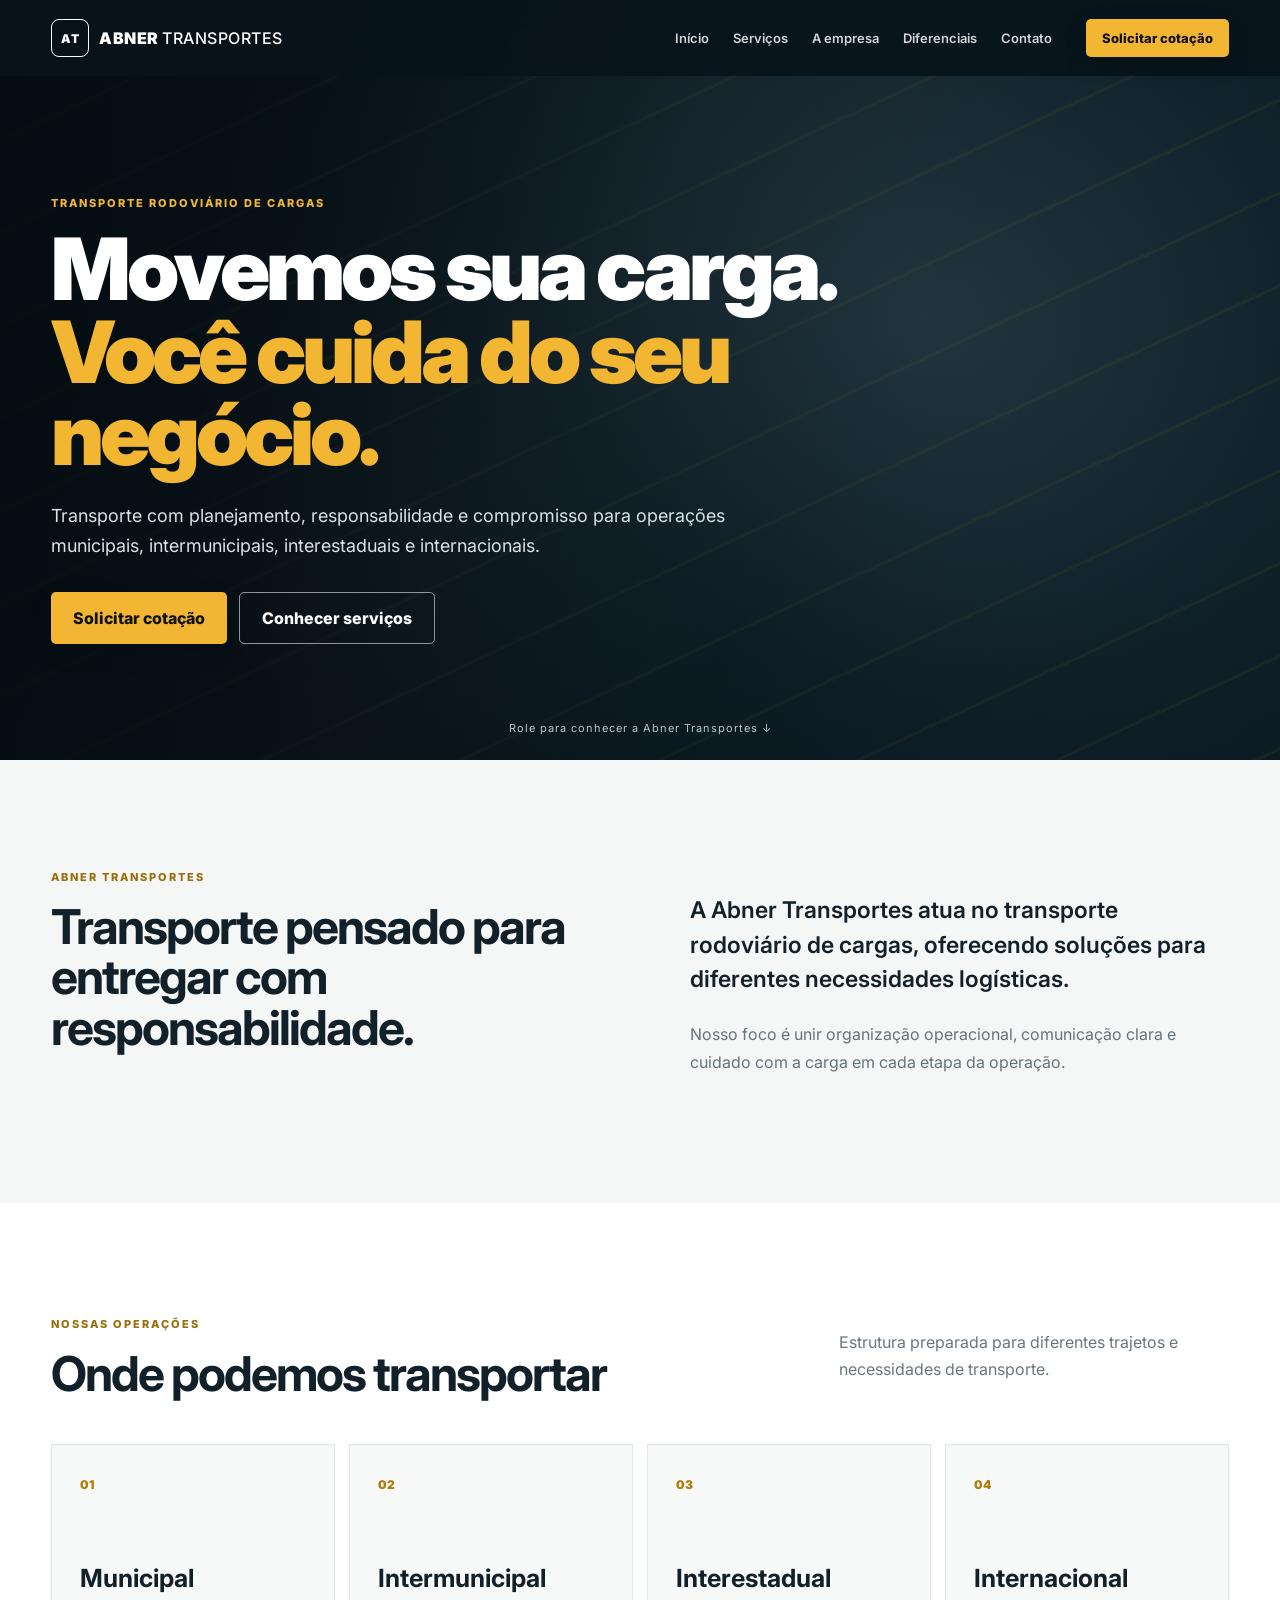
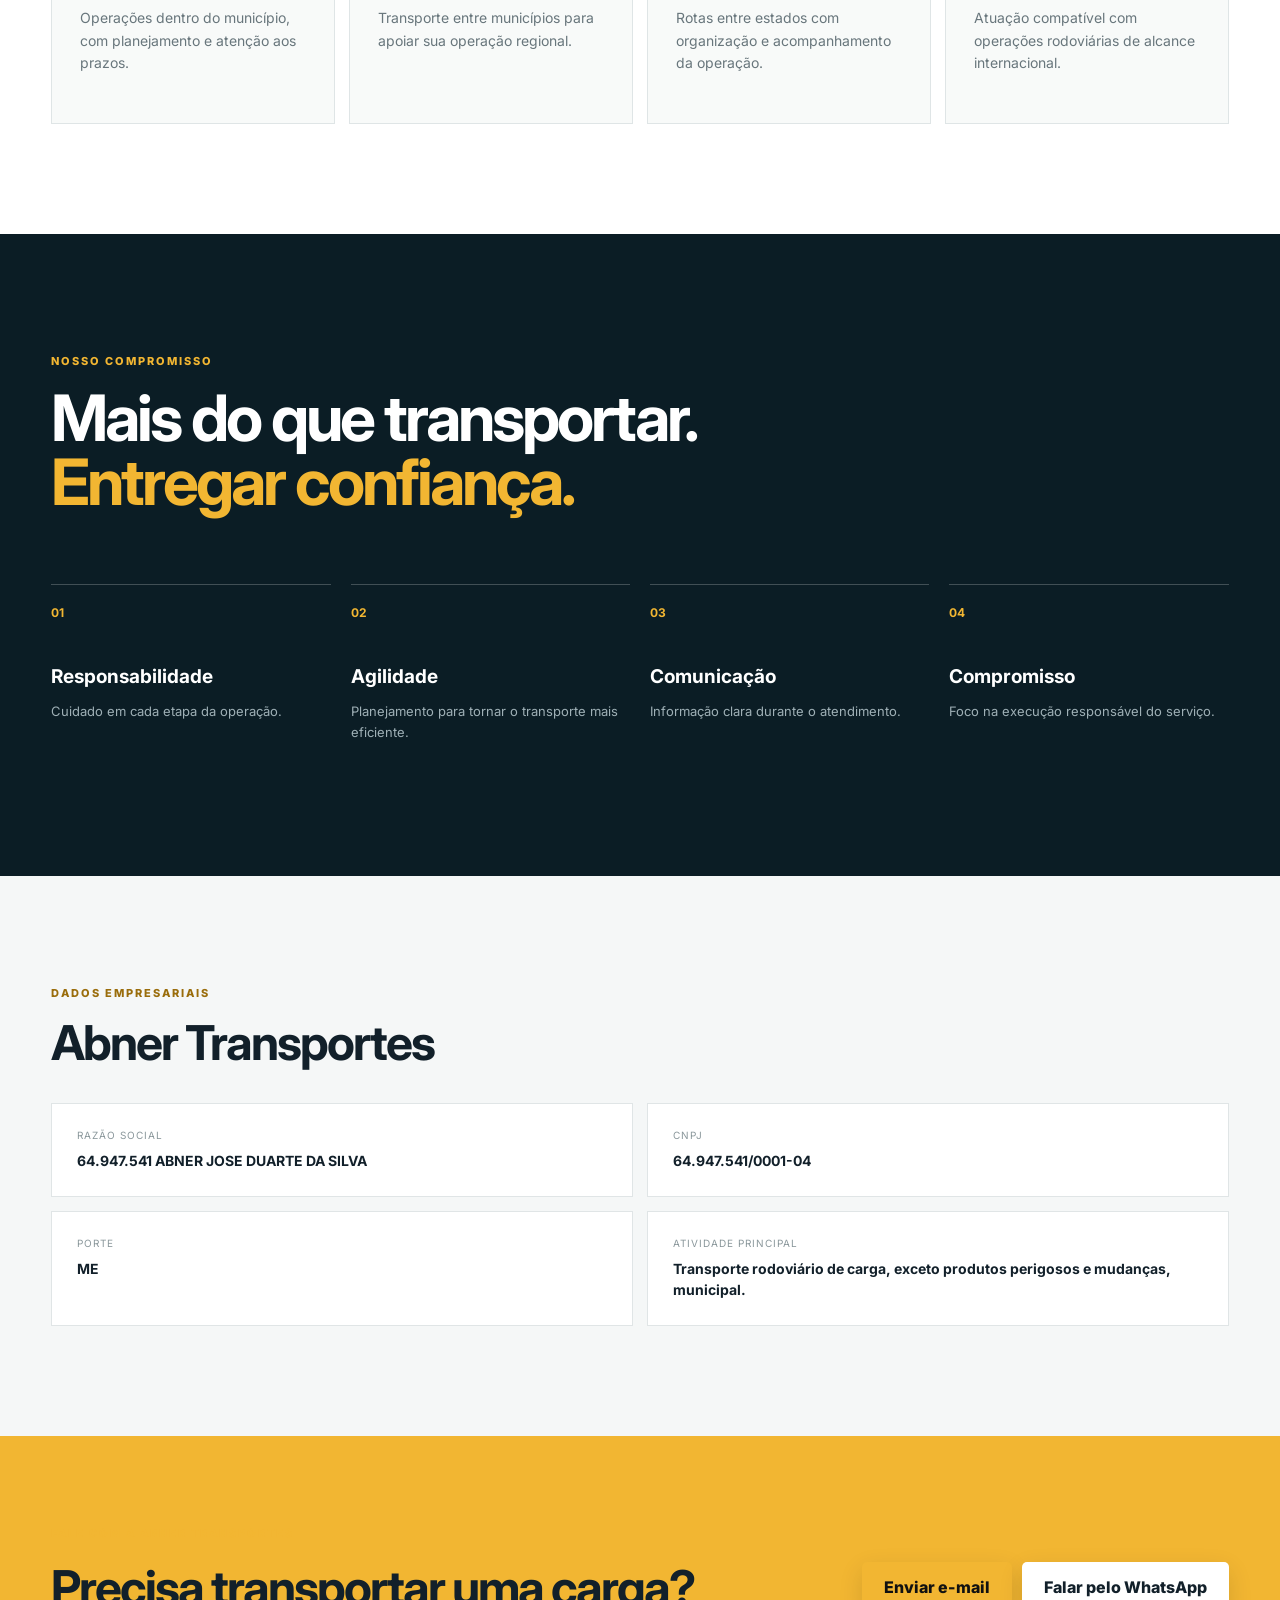
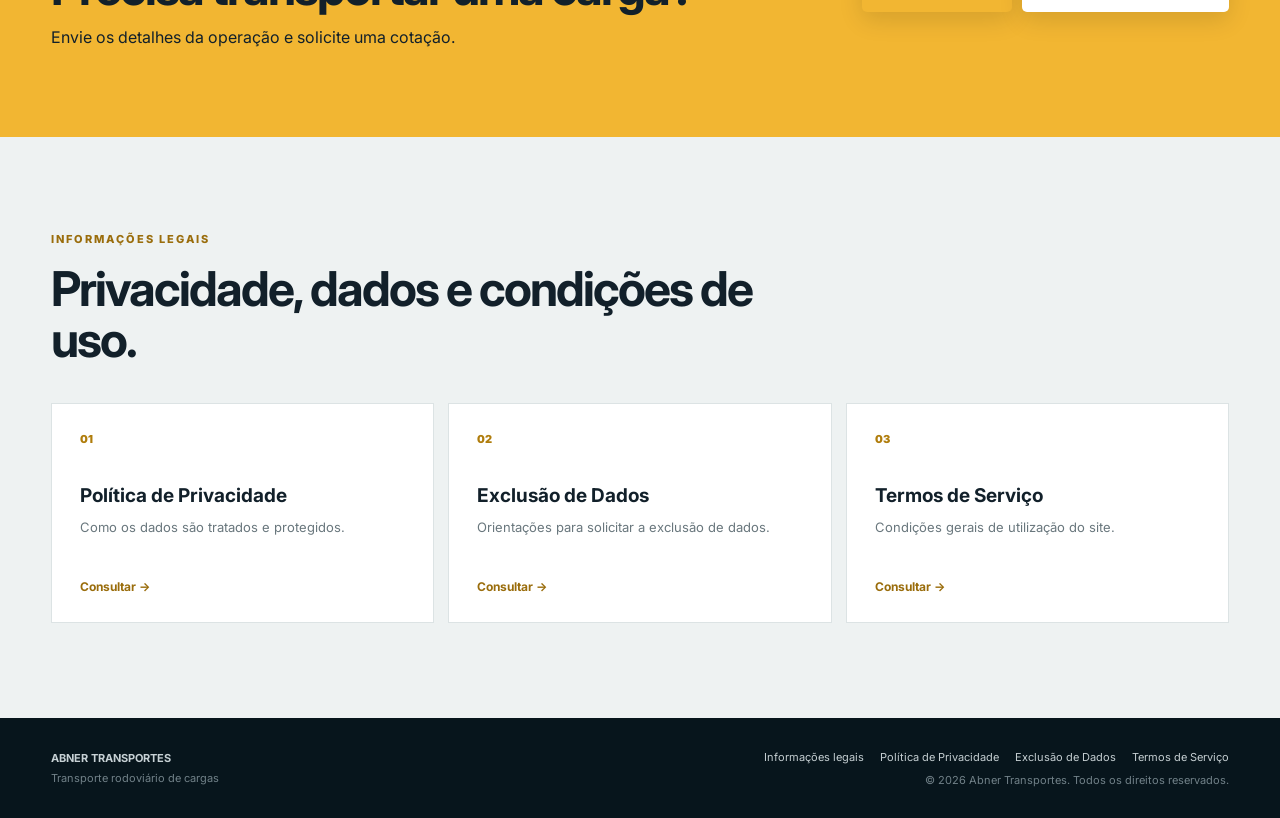
<file: index.html>
<!doctype html>
<html lang="pt-BR">
<head>
<meta charset="utf-8">
<meta name="viewport" content="width=device-width, initial-scale=1">
<meta name="description" content="Abner Transportes — transporte rodoviário de cargas municipal, intermunicipal, interestadual e internacional.">
<title>Abner Transportes | Transporte de Cargas</title>
<link rel="stylesheet" href="style.css">
</head>
<body>
<header class="topbar">
  <div class="container nav">
    <a class="brand" href="#inicio"><span class="brand-mark">AT</span><span>ABNER <b>TRANSPORTES</b></span></a>
    <nav>
      <a href="#inicio">Início</a>
      <a href="#servicos">Serviços</a>
      <a href="#empresa">A empresa</a>
      <a href="#diferenciais">Diferenciais</a>
      <a href="#contato">Contato</a>
    </nav>
    <a class="btn btn-small" href="#contato">Solicitar cotação</a>
  </div>
</header>

<main>
<section class="hero" id="inicio">
  <div class="hero-overlay"></div>
  <div class="container hero-content">
    <div class="eyebrow">TRANSPORTE RODOVIÁRIO DE CARGAS</div>
    <h1>Movemos sua carga.<br><span>Você cuida do seu negócio.</span></h1>
    <p>Transporte com planejamento, responsabilidade e compromisso para operações municipais, intermunicipais, interestaduais e internacionais.</p>
    <div class="actions">
      <a class="btn" href="#contato">Solicitar cotação</a>
      <a class="btn btn-ghost" href="#servicos">Conhecer serviços</a>
    </div>
  </div>
  <div class="scroll-note">Role para conhecer a Abner Transportes ↓</div>
</section>

<section class="intro" id="empresa">
  <div class="container two-col">
    <div>
      <div class="eyebrow dark">ABNER TRANSPORTES</div>
      <h2>Transporte pensado para entregar com responsabilidade.</h2>
    </div>
    <div>
      <p class="lead">A Abner Transportes atua no transporte rodoviário de cargas, oferecendo soluções para diferentes necessidades logísticas.</p>
      <p>Nosso foco é unir organização operacional, comunicação clara e cuidado com a carga em cada etapa da operação.</p>
    </div>
  </div>
</section>

<section class="services" id="servicos">
  <div class="container">
    <div class="section-head">
      <div>
        <div class="eyebrow dark">NOSSAS OPERAÇÕES</div>
        <h2>Onde podemos transportar</h2>
      </div>
      <p>Estrutura preparada para diferentes trajetos e necessidades de transporte.</p>
    </div>
    <div class="cards">
      <article><span>01</span><h3>Municipal</h3><p>Operações dentro do município, com planejamento e atenção aos prazos.</p></article>
      <article><span>02</span><h3>Intermunicipal</h3><p>Transporte entre municípios para apoiar sua operação regional.</p></article>
      <article><span>03</span><h3>Interestadual</h3><p>Rotas entre estados com organização e acompanhamento da operação.</p></article>
      <article><span>04</span><h3>Internacional</h3><p>Atuação compatível com operações rodoviárias de alcance internacional.</p></article>
    </div>
  </div>
</section>

<section class="dark-section" id="diferenciais">
  <div class="container">
    <div class="eyebrow">NOSSO COMPROMISSO</div>
    <h2>Mais do que transportar.<br><span>Entregar confiança.</span></h2>
    <div class="stats">
      <div><strong>01</strong><b>Responsabilidade</b><p>Cuidado em cada etapa da operação.</p></div>
      <div><strong>02</strong><b>Agilidade</b><p>Planejamento para tornar o transporte mais eficiente.</p></div>
      <div><strong>03</strong><b>Comunicação</b><p>Informação clara durante o atendimento.</p></div>
      <div><strong>04</strong><b>Compromisso</b><p>Foco na execução responsável do serviço.</p></div>
    </div>
  </div>
</section>

<section class="company-data">
  <div class="container">
    <div class="eyebrow dark">DADOS EMPRESARIAIS</div>
    <h2>Abner Transportes</h2>
    <div class="data-grid">
      <div><small>Razão social</small><b>64.947.541 ABNER JOSE DUARTE DA SILVA</b></div>
      <div><small>CNPJ</small><b>64.947.541/0001-04</b></div>
      <div><small>Porte</small><b>ME</b></div>
      <div><small>Atividade principal</small><b>Transporte rodoviário de carga, exceto produtos perigosos e mudanças, municipal.</b></div>
    </div>
  </div>
</section>

<section class="contact" id="contato">
  <div class="container contact-box">
    <div>
      <div class="eyebrow">FALE COM A ABNER TRANSPORTES</div>
      <h2>Precisa transportar uma carga?</h2>
      <p>Envie os detalhes da operação e solicite uma cotação.</p>
    </div>
    <div class="contact-actions">
      <a class="btn" href="mailto:SEUEMAIL@EXEMPLO.COM">Enviar e-mail</a>
      <a class="btn btn-light" href="https://wa.me/55SEUNUMERO" target="_blank" rel="noopener">Falar pelo WhatsApp</a>
    </div>
  </div>
</section>

<section class="legal-section" id="informacoes-legais">
  <div class="container">
    <div class="eyebrow dark">INFORMAÇÕES LEGAIS</div>
    <h2>Privacidade, dados e condições de uso.</h2>
    <div class="legal-grid">
      <a class="legal-card" href="politica-de-privacidade.html">
        <span>01</span>
        <strong>Política de Privacidade</strong>
        <small>Como os dados são tratados e protegidos.</small>
        <b>Consultar →</b>
      </a>
      <a class="legal-card" href="exclusao-de-dados.html">
        <span>02</span>
        <strong>Exclusão de Dados</strong>
        <small>Orientações para solicitar a exclusão de dados.</small>
        <b>Consultar →</b>
      </a>
      <a class="legal-card" href="termos-de-servico.html">
        <span>03</span>
        <strong>Termos de Serviço</strong>
        <small>Condições gerais de utilização do site.</small>
        <b>Consultar →</b>
      </a>
    </div>
  </div>
</section>
</main>

<footer>
  <div class="container footer">
    <div><strong>ABNER TRANSPORTES</strong><span>Transporte rodoviário de cargas</span></div>
    <div class="footer-right">
      <nav class="legal-links" aria-label="Informações legais">
        <a href="#informacoes-legais">Informações legais</a>
        <a href="politica-de-privacidade.html">Política de Privacidade</a>
        <a href="exclusao-de-dados.html">Exclusão de Dados</a>
        <a href="termos-de-servico.html">Termos de Serviço</a>
      </nav>
      <span>© 2026 Abner Transportes. Todos os direitos reservados.</span>
    </div>
  </div>
</footer>
<script src="script.js"></script>
</body>
</html>
</file>
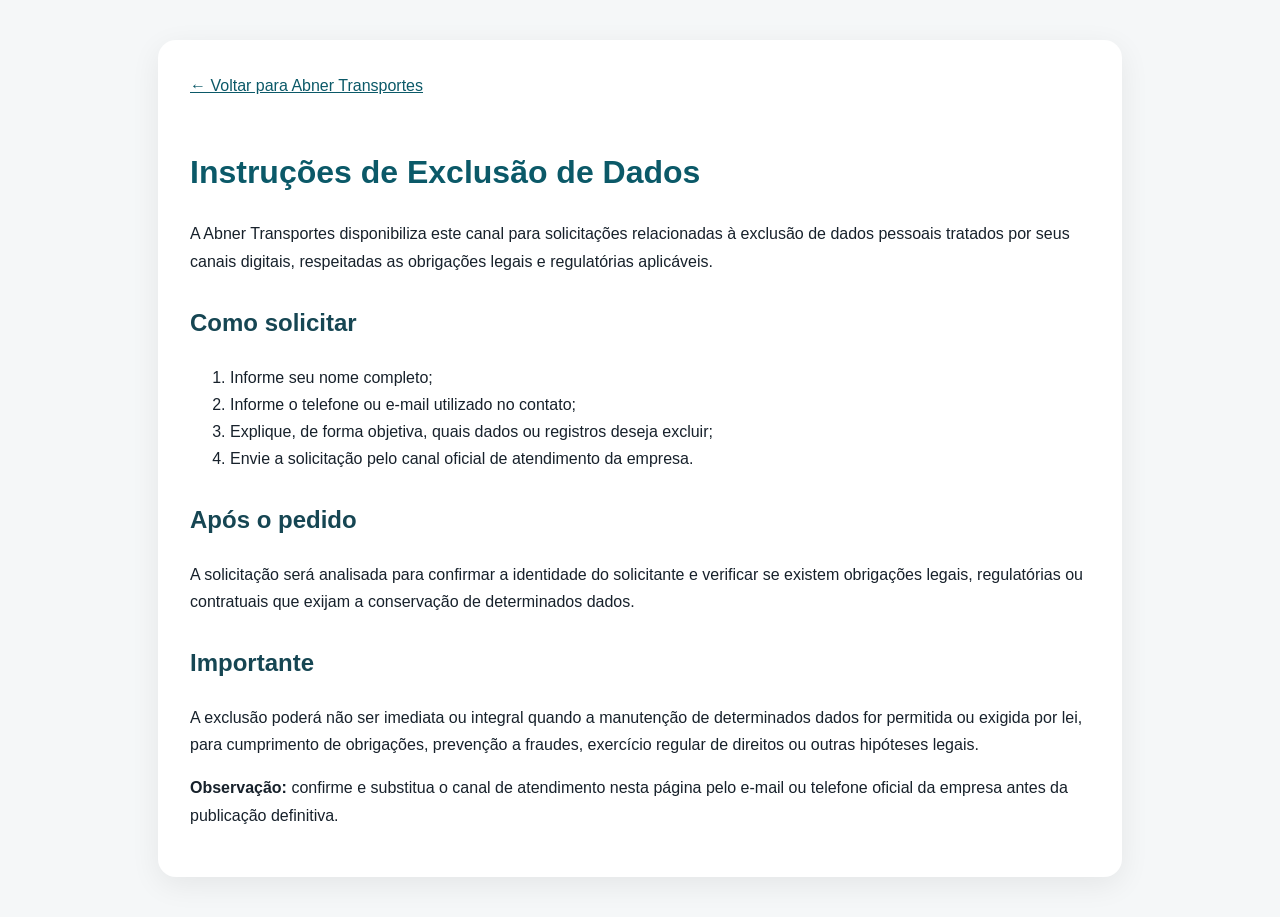
<file: exclusao-de-dados.html>
<!doctype html>
<html lang="pt-BR">
<head>
<meta charset="utf-8">
<meta name="viewport" content="width=device-width,initial-scale=1">
<title>Exclusão de Dados | Abner Transportes</title>
<style>
body{font-family:Arial,Helvetica,sans-serif;line-height:1.7;color:#17212b;background:#f5f7f8;margin:0}
main{max-width:900px;margin:40px auto;padding:32px;background:#fff;border-radius:18px;box-shadow:0 8px 30px #00000012}
h1{color:#0b5968} h2{color:#164653;margin-top:28px}
a{color:#0b5968} .voltar{display:inline-block;margin-bottom:24px}
</style>
</head>
<body>
<main>
<a class="voltar" href="index.html">← Voltar para Abner Transportes</a>
<h1>Instruções de Exclusão de Dados</h1>

<p>A Abner Transportes disponibiliza este canal para solicitações relacionadas à exclusão de dados pessoais tratados por seus canais digitais, respeitadas as obrigações legais e regulatórias aplicáveis.</p>

<h2>Como solicitar</h2>
<ol>
<li>Informe seu nome completo;</li>
<li>Informe o telefone ou e-mail utilizado no contato;</li>
<li>Explique, de forma objetiva, quais dados ou registros deseja excluir;</li>
<li>Envie a solicitação pelo canal oficial de atendimento da empresa.</li>
</ol>

<h2>Após o pedido</h2>
<p>A solicitação será analisada para confirmar a identidade do solicitante e verificar se existem obrigações legais, regulatórias ou contratuais que exijam a conservação de determinados dados.</p>

<h2>Importante</h2>
<p>A exclusão poderá não ser imediata ou integral quando a manutenção de determinados dados for permitida ou exigida por lei, para cumprimento de obrigações, prevenção a fraudes, exercício regular de direitos ou outras hipóteses legais.</p>

<p><strong>Observação:</strong> confirme e substitua o canal de atendimento nesta página pelo e-mail ou telefone oficial da empresa antes da publicação definitiva.</p>
</main>
</body>
</html>
</file>
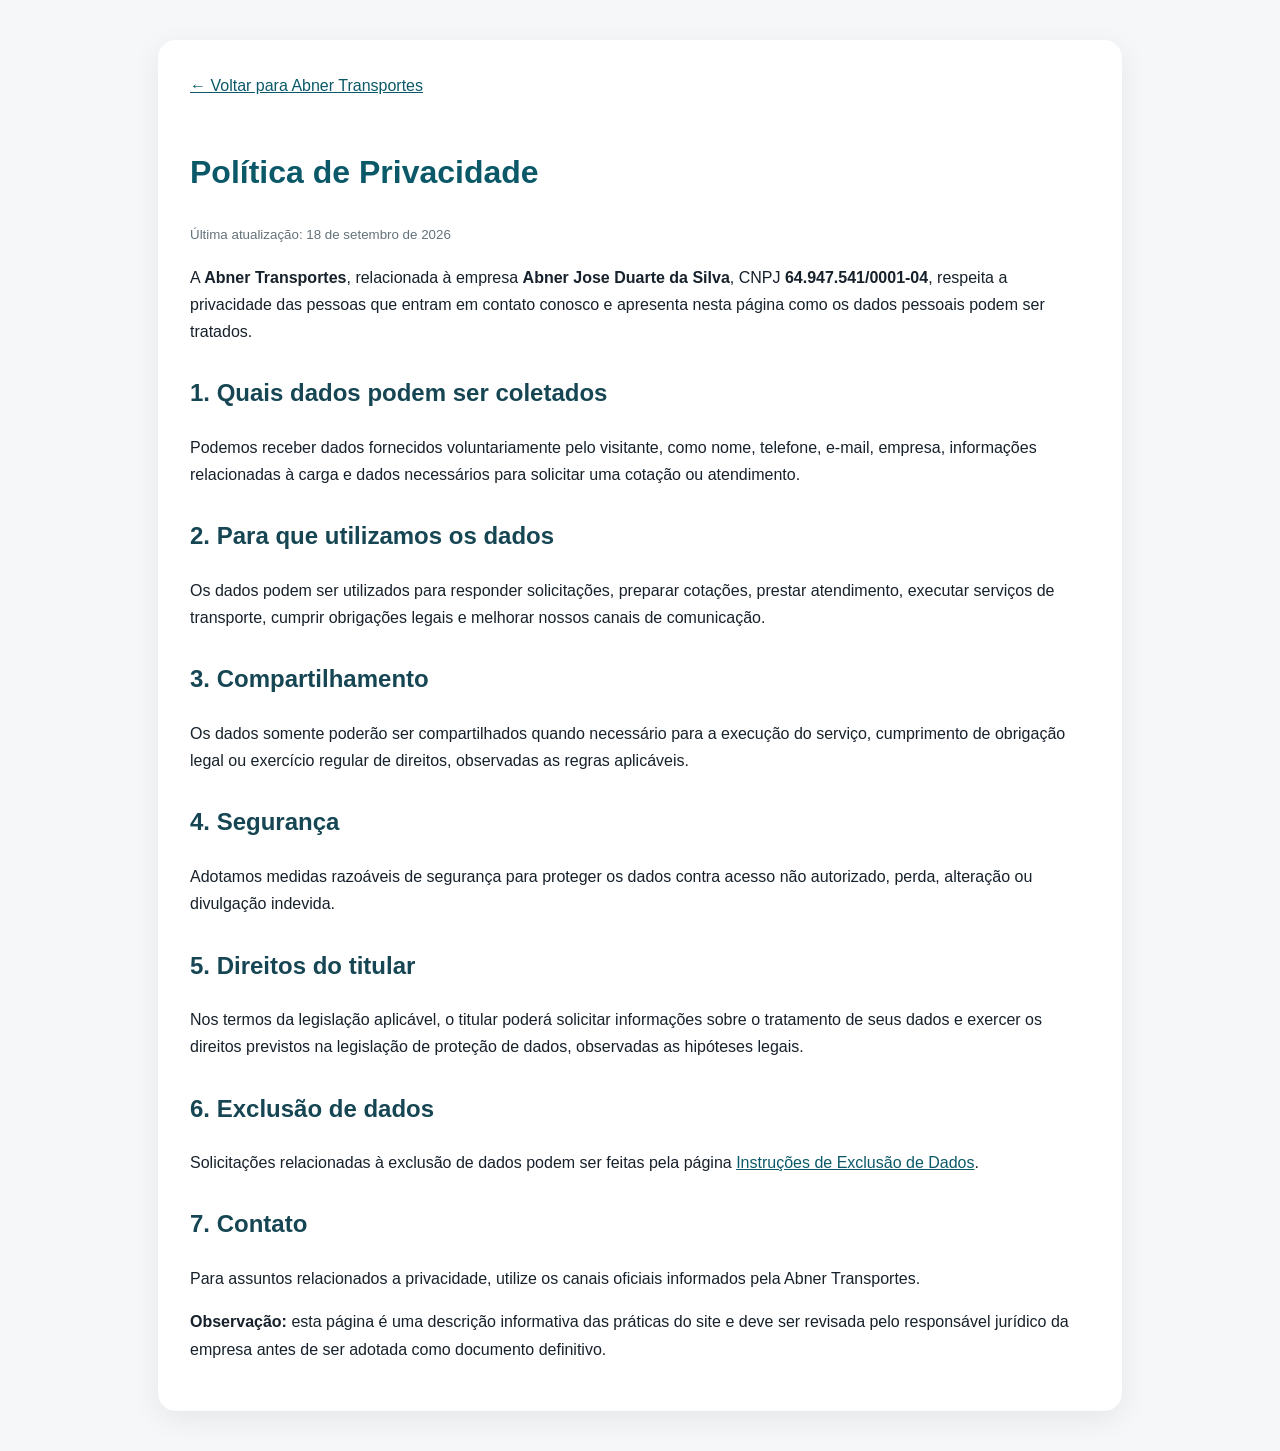
<file: politica-de-privacidade.html>
<!doctype html>
<html lang="pt-BR">
<head>
<meta charset="utf-8">
<meta name="viewport" content="width=device-width,initial-scale=1">
<title>Política de Privacidade | Abner Transportes</title>
<style>
body{font-family:Arial,Helvetica,sans-serif;line-height:1.7;color:#17212b;background:#f5f7f8;margin:0}
main{max-width:900px;margin:40px auto;padding:32px;background:#fff;border-radius:18px;box-shadow:0 8px 30px #00000012}
h1{color:#0b5968} h2{color:#164653;margin-top:28px}
a{color:#0b5968} .voltar{display:inline-block;margin-bottom:24px}
small{color:#64727a}
</style>
</head>
<body>
<main>
<a class="voltar" href="index.html">← Voltar para Abner Transportes</a>
<h1>Política de Privacidade</h1>
<p><small>Última atualização: 18 de setembro de 2026</small></p>

<p>A <strong>Abner Transportes</strong>, relacionada à empresa <strong>Abner Jose Duarte da Silva</strong>, CNPJ <strong>64.947.541/0001-04</strong>, respeita a privacidade das pessoas que entram em contato conosco e apresenta nesta página como os dados pessoais podem ser tratados.</p>

<h2>1. Quais dados podem ser coletados</h2>
<p>Podemos receber dados fornecidos voluntariamente pelo visitante, como nome, telefone, e-mail, empresa, informações relacionadas à carga e dados necessários para solicitar uma cotação ou atendimento.</p>

<h2>2. Para que utilizamos os dados</h2>
<p>Os dados podem ser utilizados para responder solicitações, preparar cotações, prestar atendimento, executar serviços de transporte, cumprir obrigações legais e melhorar nossos canais de comunicação.</p>

<h2>3. Compartilhamento</h2>
<p>Os dados somente poderão ser compartilhados quando necessário para a execução do serviço, cumprimento de obrigação legal ou exercício regular de direitos, observadas as regras aplicáveis.</p>

<h2>4. Segurança</h2>
<p>Adotamos medidas razoáveis de segurança para proteger os dados contra acesso não autorizado, perda, alteração ou divulgação indevida.</p>

<h2>5. Direitos do titular</h2>
<p>Nos termos da legislação aplicável, o titular poderá solicitar informações sobre o tratamento de seus dados e exercer os direitos previstos na legislação de proteção de dados, observadas as hipóteses legais.</p>

<h2>6. Exclusão de dados</h2>
<p>Solicitações relacionadas à exclusão de dados podem ser feitas pela página <a href="exclusao-de-dados.html">Instruções de Exclusão de Dados</a>.</p>

<h2>7. Contato</h2>
<p>Para assuntos relacionados a privacidade, utilize os canais oficiais informados pela Abner Transportes.</p>

<p><strong>Observação:</strong> esta página é uma descrição informativa das práticas do site e deve ser revisada pelo responsável jurídico da empresa antes de ser adotada como documento definitivo.</p>
</main>
</body>
</html>
</file>
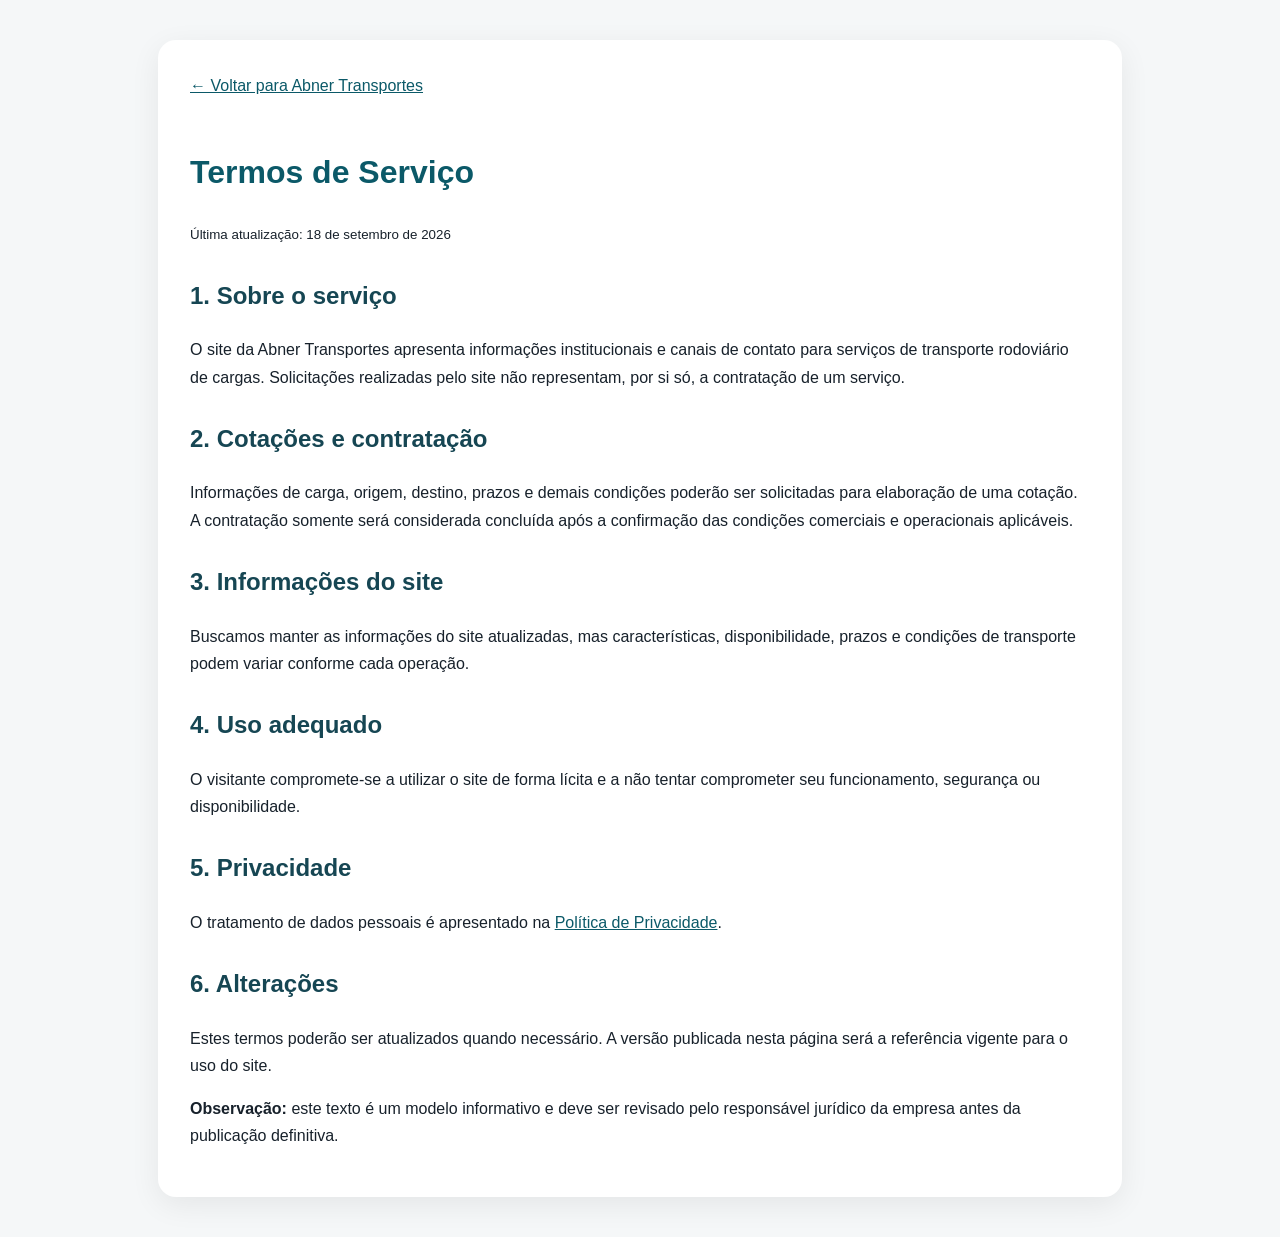
<file: termos-de-servico.html>
<!doctype html>
<html lang="pt-BR">
<head>
<meta charset="utf-8">
<meta name="viewport" content="width=device-width,initial-scale=1">
<title>Termos de Serviço | Abner Transportes</title>
<style>
body{font-family:Arial,Helvetica,sans-serif;line-height:1.7;color:#17212b;background:#f5f7f8;margin:0}
main{max-width:900px;margin:40px auto;padding:32px;background:#fff;border-radius:18px;box-shadow:0 8px 30px #00000012}
h1{color:#0b5968} h2{color:#164653;margin-top:28px}
a{color:#0b5968} .voltar{display:inline-block;margin-bottom:24px}
</style>
</head>
<body>
<main>
<a class="voltar" href="index.html">← Voltar para Abner Transportes</a>
<h1>Termos de Serviço</h1>
<p><small>Última atualização: 18 de setembro de 2026</small></p>

<h2>1. Sobre o serviço</h2>
<p>O site da Abner Transportes apresenta informações institucionais e canais de contato para serviços de transporte rodoviário de cargas. Solicitações realizadas pelo site não representam, por si só, a contratação de um serviço.</p>

<h2>2. Cotações e contratação</h2>
<p>Informações de carga, origem, destino, prazos e demais condições poderão ser solicitadas para elaboração de uma cotação. A contratação somente será considerada concluída após a confirmação das condições comerciais e operacionais aplicáveis.</p>

<h2>3. Informações do site</h2>
<p>Buscamos manter as informações do site atualizadas, mas características, disponibilidade, prazos e condições de transporte podem variar conforme cada operação.</p>

<h2>4. Uso adequado</h2>
<p>O visitante compromete-se a utilizar o site de forma lícita e a não tentar comprometer seu funcionamento, segurança ou disponibilidade.</p>

<h2>5. Privacidade</h2>
<p>O tratamento de dados pessoais é apresentado na <a href="politica-de-privacidade.html">Política de Privacidade</a>.</p>

<h2>6. Alterações</h2>
<p>Estes termos poderão ser atualizados quando necessário. A versão publicada nesta página será a referência vigente para o uso do site.</p>

<p><strong>Observação:</strong> este texto é um modelo informativo e deve ser revisado pelo responsável jurídico da empresa antes da publicação definitiva.</p>
</main>
</body>
</html>
</file>
<file: style.css>
@import url('https://fonts.googleapis.com/css2?family=Inter:wght@400;500;600;700;800;900&display=swap');
*{box-sizing:border-box}html{scroll-behavior:smooth}body{margin:0;font-family:Inter,Arial,sans-serif;color:#12202a;background:#f5f7f7}a{text-decoration:none;color:inherit}.container{width:min(1180px,92%);margin:auto}.topbar{position:fixed;z-index:20;top:0;left:0;right:0;background:rgba(8,20,27,.92);backdrop-filter:blur(14px);color:#fff}.nav{height:76px;display:flex;align-items:center;gap:34px}.brand{display:flex;align-items:center;gap:10px;font-weight:900;letter-spacing:.5px;margin-right:auto}.brand b{font-weight:500}.brand-mark{display:grid;place-items:center;width:38px;height:38px;border:1px solid #fff;border-radius:8px;font-size:12px}.nav nav{display:flex;gap:24px;font-size:13px;font-weight:600}.nav nav a{opacity:.82}.nav nav a:hover{opacity:1}.btn{display:inline-flex;align-items:center;justify-content:center;padding:15px 22px;border-radius:5px;background:#f2b632;color:#111;font-weight:800;border:0;transition:.25s;box-shadow:0 8px 25px rgba(0,0,0,.12)}.btn:hover{transform:translateY(-2px);filter:brightness(1.04)}.btn-small{padding:11px 16px;font-size:13px}.btn-ghost{background:transparent;color:#fff;border:1px solid rgba(255,255,255,.55);box-shadow:none}.btn-light{background:#fff;color:#12202a}.hero{min-height:760px;position:relative;display:flex;align-items:center;overflow:hidden;background:radial-gradient(circle at 72% 42%,#344f5b 0,#152b35 36%,#07151c 75%)}.hero:before{content:"";position:absolute;inset:-10%;background:linear-gradient(120deg,transparent 20%,rgba(255,255,255,.05) 45%,transparent 62%),repeating-linear-gradient(155deg,transparent 0 80px,rgba(242,182,50,.08) 82px 84px);animation:move 12s linear infinite}.hero-overlay{position:absolute;inset:0;background:linear-gradient(90deg,rgba(4,12,17,.9),rgba(4,12,17,.5) 50%,rgba(4,12,17,.25))}.hero-content{position:relative;color:#fff;padding-top:80px}.eyebrow{font-size:11px;letter-spacing:2px;font-weight:800;color:#f2b632;margin-bottom:18px}.eyebrow.dark{color:#9a6d0c}.hero h1{font-size:clamp(44px,7vw,86px);line-height:.96;letter-spacing:-4px;max-width:850px;margin:0 0 25px;font-weight:900}.hero h1 span{color:#f2b632}.hero p{font-size:18px;line-height:1.7;max-width:690px;color:#d9e2e5}.actions{display:flex;gap:12px;margin-top:30px}.scroll-note{position:absolute;bottom:25px;left:50%;transform:translateX(-50%);color:#b9c7cc;font-size:11px;letter-spacing:1px}.intro,.services,.company-data{padding:110px 0}.two-col{display:grid;grid-template-columns:1fr 1fr;gap:100px}.intro h2,.section-head h2,.company-data h2{font-size:48px;line-height:1.05;letter-spacing:-2px;margin:0}.lead{font-size:23px;line-height:1.5;font-weight:600}.intro p:not(.lead){color:#64737b;line-height:1.8}.services{background:#fff}.section-head{display:flex;justify-content:space-between;align-items:end;margin-bottom:45px}.section-head>p{max-width:390px;color:#69777d;line-height:1.7}.cards{display:grid;grid-template-columns:repeat(4,1fr);gap:14px}.cards article{min-height:280px;padding:28px;border:1px solid #dfe5e6;background:#f8faf9;transition:.3s}.cards article:hover{transform:translateY(-7px);box-shadow:0 18px 40px rgba(0,0,0,.08)}.cards span{font-size:12px;font-weight:900;color:#b07d0c}.cards h3{font-size:25px;margin:70px 0 14px}.cards p{color:#68767c;line-height:1.6;font-size:14px}.dark-section{background:#0b1d25;color:#fff;padding:120px 0}.dark-section h2{font-size:64px;line-height:1;letter-spacing:-3px;margin:0 0 70px}.dark-section h2 span{color:#f2b632}.stats{display:grid;grid-template-columns:repeat(4,1fr);gap:20px}.stats>div{border-top:1px solid rgba(255,255,255,.22);padding-top:20px}.stats strong{display:block;color:#f2b632;font-size:12px;margin-bottom:45px}.stats b{font-size:19px}.stats p{color:#9fb0b6;font-size:13px;line-height:1.6}.data-grid{display:grid;grid-template-columns:1fr 1fr;gap:14px;margin-top:35px}.data-grid>div{padding:25px;background:#fff;border:1px solid #e0e5e6}.data-grid small{display:block;text-transform:uppercase;letter-spacing:1px;color:#8a979b;font-size:10px;margin-bottom:9px}.data-grid b{font-size:14px;line-height:1.5}.contact{background:#f2b632;padding:90px 0}.contact-box{display:flex;justify-content:space-between;align-items:center;gap:40px}.contact h2{font-size:48px;letter-spacing:-2px;margin:0 0 10px}.contact p{margin:0}.contact-actions{display:flex;gap:10px;flex-wrap:wrap}footer{background:#07151c;color:#c7d1d5}.footer{min-height:100px;display:flex;justify-content:space-between;align-items:center;gap:20px;font-size:11px}.footer div:first-child{display:flex;flex-direction:column;gap:6px}.footer span{color:#718188}@keyframes move{to{transform:translateX(70px)}}@media(max-width:850px){.nav nav{display:none}.hero{min-height:680px}.hero h1{letter-spacing:-2px}.two-col,.cards,.stats,.data-grid{grid-template-columns:1fr}.two-col{gap:30px}.intro,.services,.company-data{padding:75px 0}.section-head,.contact-box{display:block}.section-head>p{margin-top:20px}.dark-section h2{font-size:46px;margin-bottom:50px}.cards article{min-height:220px}.cards h3{margin-top:50px}.contact h2{font-size:38px}.contact-actions{margin-top:25px}.footer{padding:25px 0;display:block}.footer div+div{margin-top:15px}.scroll-note{width:100%;text-align:center}.hero-content{padding-top:90px}}
.footer-right{display:flex;flex-direction:column;align-items:flex-end;gap:9px}.legal-links{display:flex;gap:16px;flex-wrap:wrap;justify-content:flex-end}.legal-links a{color:#d9e2e5;opacity:.9}.legal-links a:hover{opacity:1;color:#f2b632}@media(max-width:850px){.footer-right{align-items:flex-start}.legal-links{justify-content:flex-start}}

.legal-section{background:#eef2f2;padding:95px 0}.legal-section h2{font-size:48px;line-height:1.05;letter-spacing:-2px;margin:0 0 38px;max-width:720px}.legal-grid{display:grid;grid-template-columns:repeat(3,1fr);gap:14px}.legal-card{display:flex;flex-direction:column;min-height:220px;padding:28px;background:#fff;border:1px solid #dce3e4;transition:.25s}.legal-card:hover{transform:translateY(-5px);box-shadow:0 16px 35px rgba(0,0,0,.08)}.legal-card span{font-size:11px;font-weight:900;color:#b07d0c;margin-bottom:38px}.legal-card strong{font-size:19px;margin-bottom:10px}.legal-card small{color:#69777d;line-height:1.6;font-size:13px}.legal-card b{margin-top:auto;padding-top:22px;font-size:12px;color:#9a6d0c}.footer-right{display:flex;flex-direction:column;align-items:flex-end;gap:9px}.legal-links{display:flex;gap:16px;flex-wrap:wrap;justify-content:flex-end}.legal-links a{color:#d9e2e5;opacity:.9}.legal-links a:hover{opacity:1;color:#f2b632}@media(max-width:850px){.legal-section{padding:70px 0}.legal-section h2{font-size:38px}.legal-grid{grid-template-columns:1fr}.legal-card{min-height:190px}.footer-right{align-items:flex-start}.legal-links{justify-content:flex-start}}
</file>
